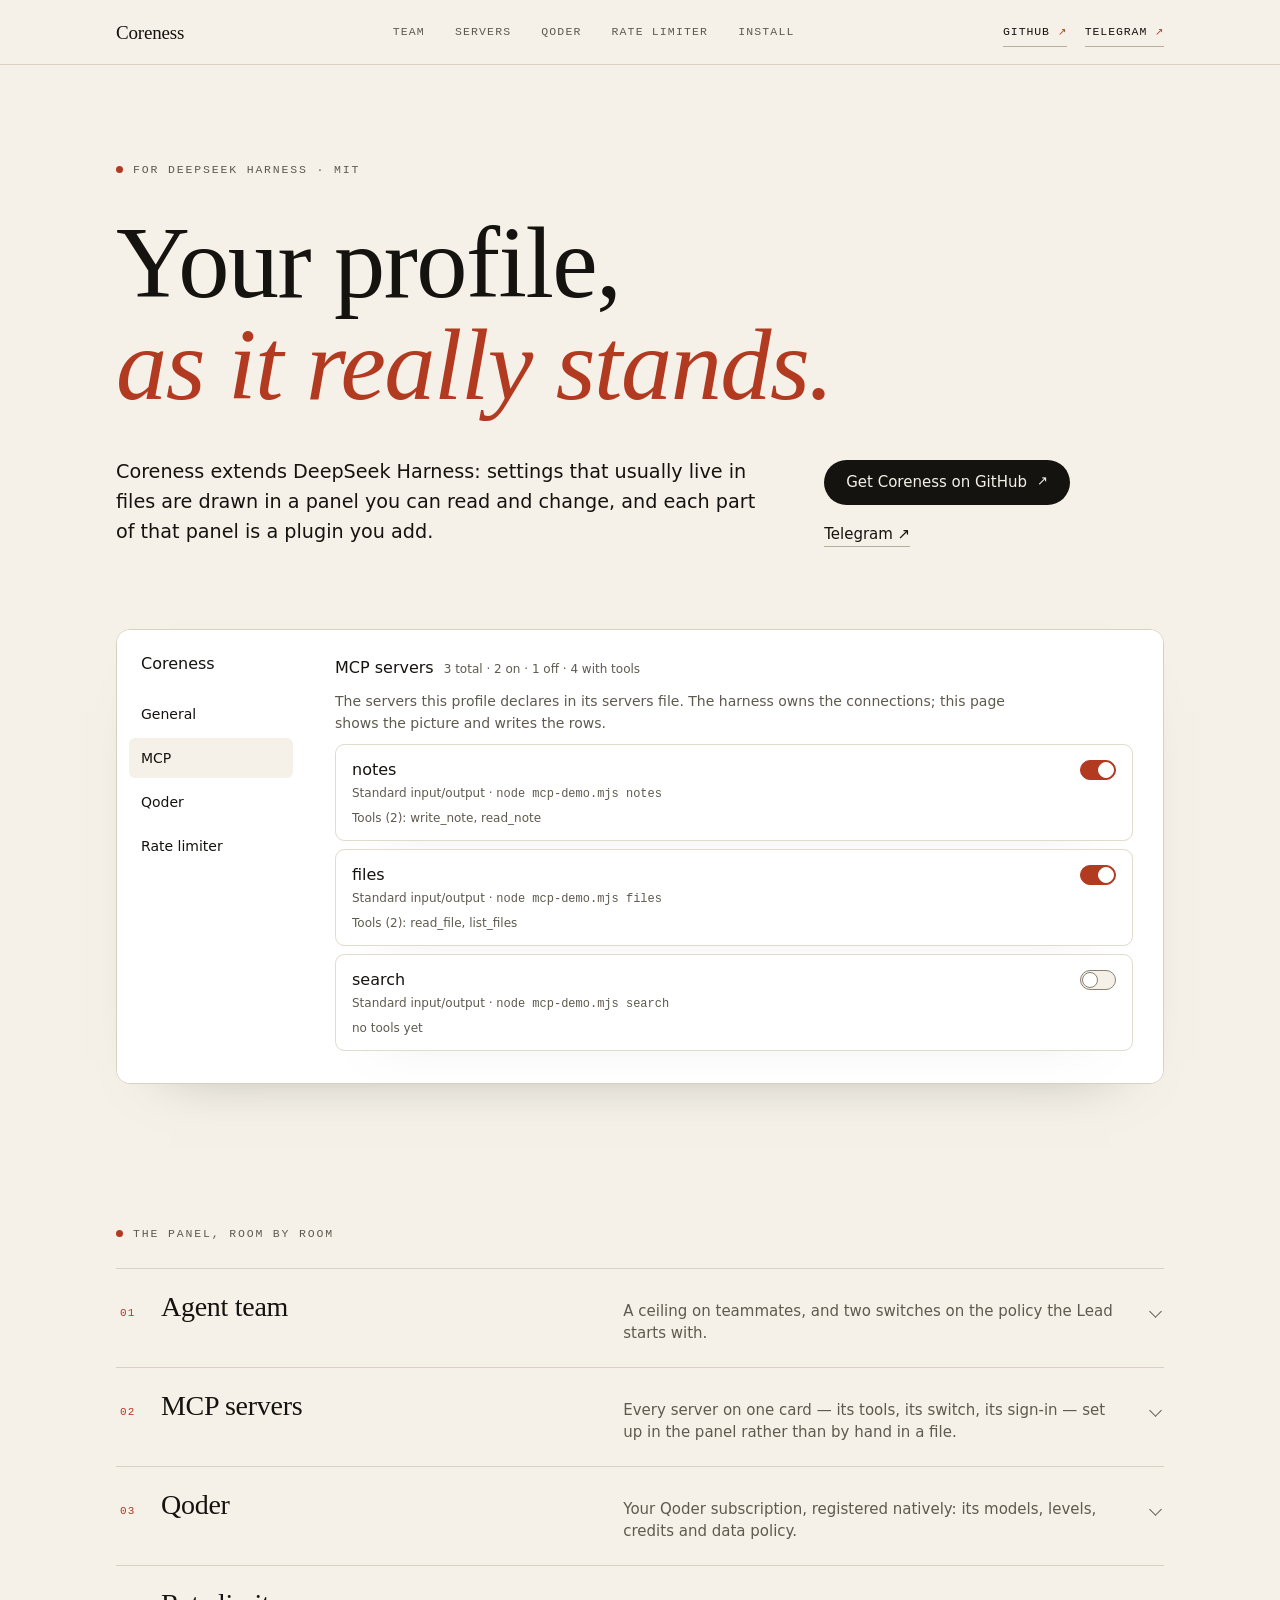
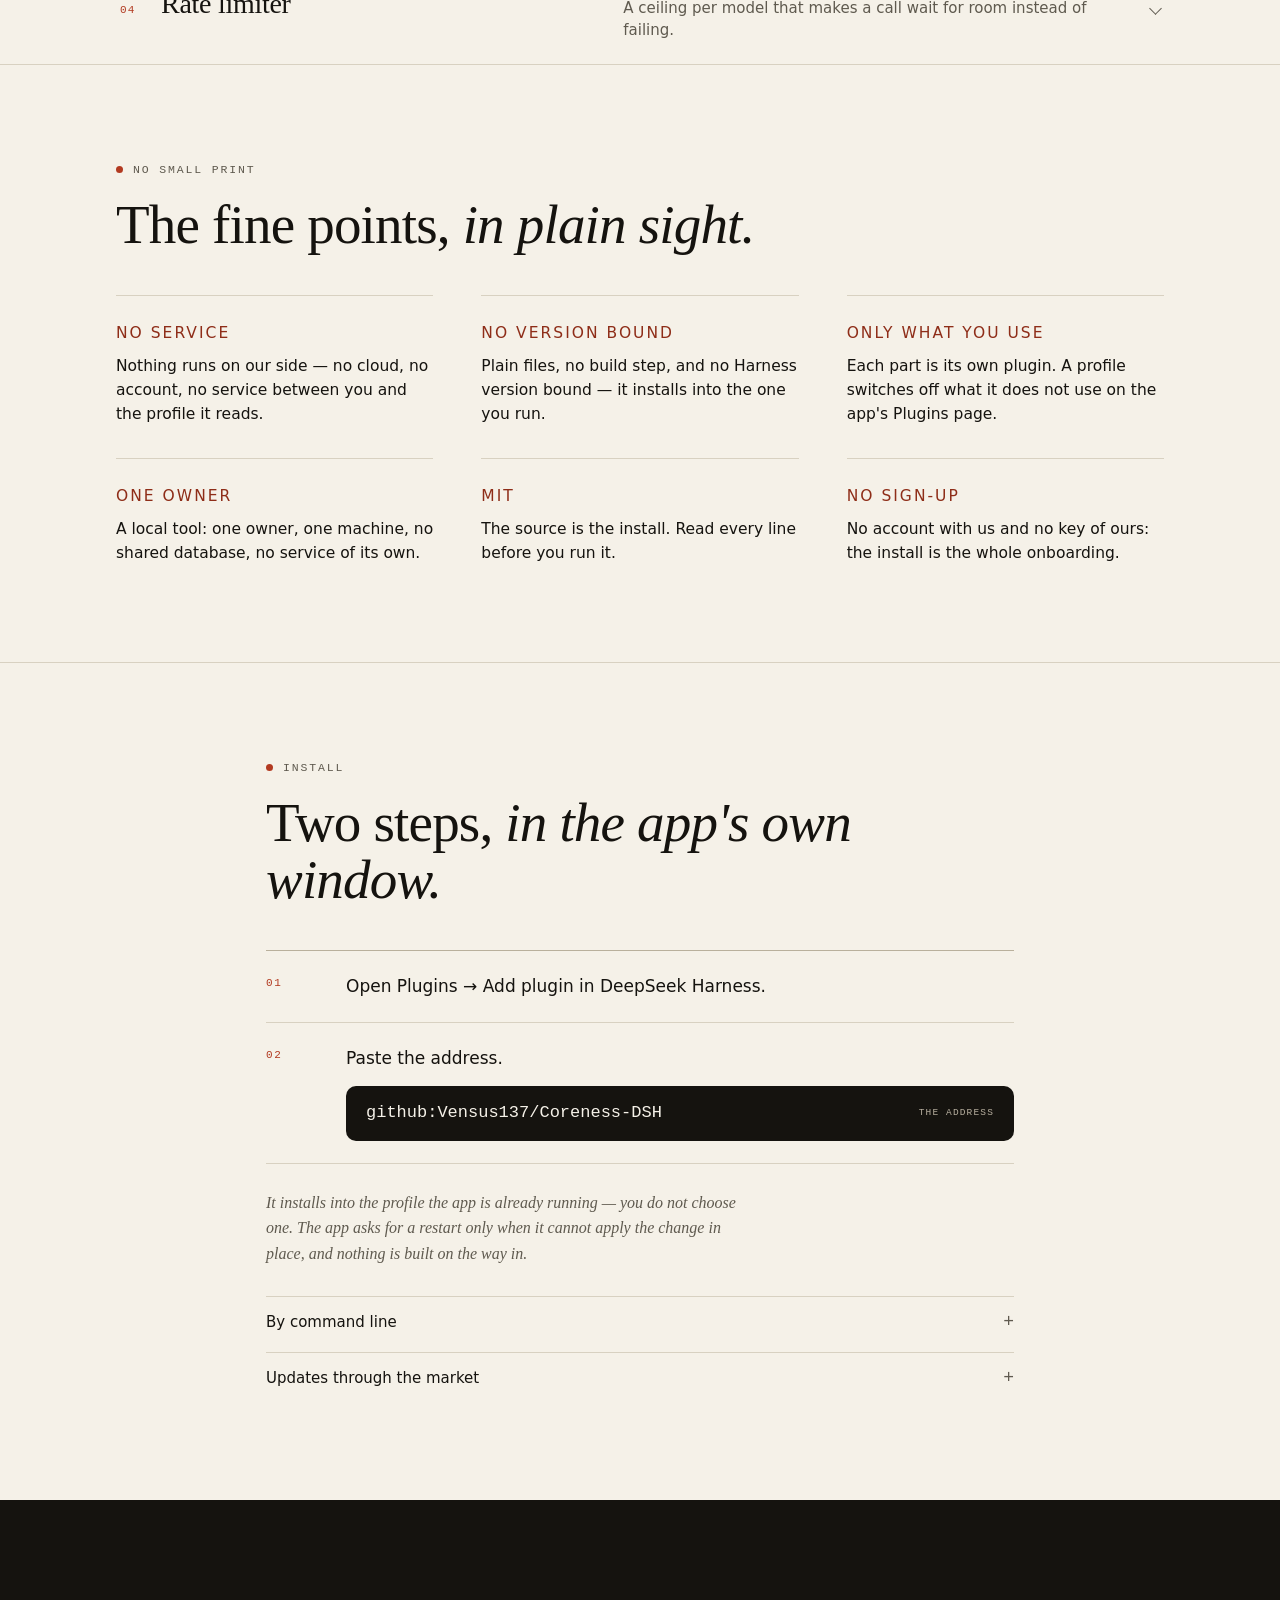
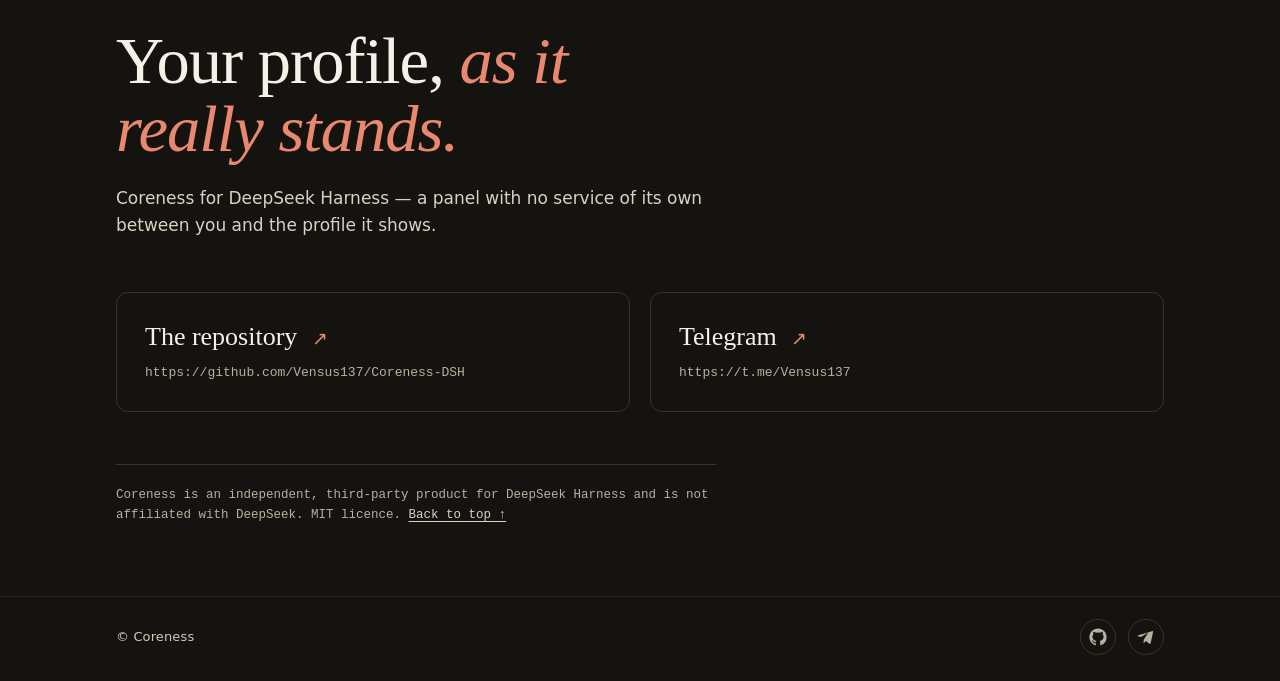
<file: index.html>
<!doctype html>
<html lang="en" class="no-js">
<head>
<meta charset="utf-8">
<meta name="viewport" content="width=device-width, initial-scale=1">
<title>Coreness — the panel for your DeepSeek Harness profile</title>
<meta name="description" content="Coreness is a third-party panel for DeepSeek Harness: MCP servers, the Qoder provider, rate limits and the Agent team — your profile drawn as one live picture you can act on.">
<meta name="color-scheme" content="light">
<meta name="theme-color" content="#F5F1E8">
<link rel="icon" href="favicon.svg" type="image/svg+xml">
<script>document.documentElement.className = 'js';</script>
<style>
:root{
  --paper:#F5F1E8;
  --paper-2:#EFE9DD;
  --paper-3:#FBF8F1;
  --ink:#15130F;
  --ink-2:#332E25;
  --muted:#5F5A4F;
  --rule:#D8D1C1;
  --rule-strong:#B9B09C;
  --accent:#B23A20;
  --accent-ink:#8E2D18;
  --accent-soft:#E8896F;
  --green-ink:#14713A;
  --red-ink:#9C3319;
  --white:#FFFFFF;
  --p-ink:#0F1115;
  --p-muted:#6B7078;
  --p-border:#E4E4E4;
  --p-border-strong:#D6D6D6;
  --p-pill:#EBEEF2;
  --p-track:#858B93;
  --serif:Georgia,"Iowan Old Style","Palatino Linotype","Book Antiqua","Times New Roman",serif;
  --sans:"Segoe UI",system-ui,-apple-system,"Helvetica Neue",Arial,"Noto Sans",sans-serif;
  --mono:"Cascadia Mono",Consolas,"SF Mono",Menlo,"Liberation Mono",monospace;
  --shell:1160px;
  --gutter:clamp(20px,4.4vw,56px);
}
*,*::before,*::after{box-sizing:border-box}
html{-webkit-text-size-adjust:100%;scroll-behavior:smooth}
@media (prefers-reduced-motion:reduce){html{scroll-behavior:auto}}
body{margin:0;background:var(--paper);color:var(--ink);font:400 17px/1.65 var(--sans);-webkit-font-smoothing:antialiased;text-rendering:optimizeLegibility}
img{max-width:100%;height:auto;display:block}
button{font:inherit;color:inherit}
a{color:inherit}
h1,h2,h3,p,ul,ol,dl,dd,figure{margin:0}
ul,ol{padding:0;list-style:none}
::selection{background:var(--accent);color:var(--paper)}
:focus-visible{outline:2px solid var(--accent);outline-offset:3px;border-radius:2px}
.dark :focus-visible,.close :focus-visible{outline-color:var(--accent-soft)}
.shell{width:100%;max-width:var(--shell);margin:0 auto;padding:0 var(--gutter)}
.sr{position:absolute;width:1px;height:1px;margin:-1px;padding:0;overflow:hidden;clip:rect(0 0 0 0);white-space:nowrap;border:0}
.sr:focus{position:fixed;top:14px;left:14px;width:auto;height:auto;margin:0;clip:auto;padding:10px 16px;background:var(--ink);color:var(--paper);border-radius:6px;z-index:100;font:500 13px/1.2 var(--sans);text-decoration:none}
[id]{scroll-margin-top:84px}

/* ---------- top bar ---------- */
.bar{position:sticky;top:0;z-index:50;background:var(--paper);border-bottom:1px solid var(--rule)}
.bar-in{display:flex;align-items:center;justify-content:space-between;gap:26px;height:64px}
.mark{display:inline-flex;align-items:center;gap:11px;text-decoration:none;font:400 19px/1 var(--serif);letter-spacing:-.01em}
.bar-nav{display:flex;gap:clamp(14px,2.4vw,30px)}
.bar-nav a{font:500 11.5px/1 var(--mono);letter-spacing:.1em;text-transform:uppercase;text-decoration:none;color:var(--muted);padding:8px 0;border-bottom:1px solid transparent;white-space:nowrap}
.bar-nav a:hover,.bar-nav a.is-current{color:var(--ink);border-bottom-color:var(--accent)}
.bar-links{display:flex;gap:18px}
.bar-links a{font:500 11.5px/1 var(--mono);letter-spacing:.08em;text-transform:uppercase;text-decoration:none;color:var(--ink);padding:8px 0;border-bottom:1px solid var(--rule-strong);white-space:nowrap}
.bar-links a:hover{color:var(--accent);border-bottom-color:var(--accent)}
.bar-links .arr{font-size:10px;color:var(--accent)}

/* ---------- type ---------- */
h1,h2{font-family:var(--serif);font-weight:400;letter-spacing:-.015em}
h1{margin-top:clamp(20px,3vw,34px);font-size:clamp(38px,8vw,116px);line-height:.99}
h1 em{font-style:italic;color:var(--accent)}
h2{font-size:clamp(31px,4.3vw,58px);line-height:1.04;margin-top:18px}
h2 em{font-style:italic}
.kicker{display:flex;align-items:flex-start;gap:10px;font:500 11.5px/1.5 var(--mono);letter-spacing:.16em;text-transform:uppercase;color:var(--muted)}
.kicker::before{content:"";width:7px;height:7px;border-radius:50%;background:var(--accent);flex:none;margin-top:.45em}
.num{display:flex;align-items:center;gap:14px;font:500 11.5px/1 var(--mono);letter-spacing:.16em;text-transform:uppercase;color:var(--muted)}
.num b{color:var(--accent);font-weight:500}
.num::after{content:"";flex:1;height:1px;background:var(--rule)}

/* ---------- hero ---------- */
.hero{padding:clamp(52px,7.5vw,100px) 0 clamp(26px,4vw,44px)}
.hero-grid{display:grid;grid-template-columns:minmax(0,1.45fr) minmax(0,.75fr);gap:clamp(28px,4vw,64px);align-items:end;margin-top:clamp(26px,4vw,42px)}
.lede{font-size:clamp(17px,1.5vw,20.5px);line-height:1.56;max-width:53ch}
.hero-cta{display:flex;flex-direction:column;gap:16px;align-items:flex-start}
.cta-row{display:flex;align-items:center;gap:22px;flex-wrap:wrap}
.btn{display:inline-flex;align-items:center;gap:10px;background:var(--ink);color:var(--paper);text-decoration:none;font:500 15px/1 var(--sans);padding:15px 22px;border-radius:999px;transition:background .2s ease,color .2s ease}
.btn:hover{background:var(--accent);color:var(--paper)}
.btn .arr{font-family:var(--mono);font-size:13px;transform:translateY(-1px)}
.textlink{font:500 15px/1 var(--sans);text-decoration:none;padding-bottom:4px;border-bottom:1px solid var(--rule-strong)}
.textlink:hover{color:var(--accent);border-bottom-color:var(--accent)}

/* ---------- panel reproduction ---------- */
.stage{padding-bottom:clamp(48px,6vw,84px)}
.rail-title{font:500 16px/1 var(--sans);letter-spacing:-.01em;color:var(--p-ink);padding:4px 10px 18px}
.rail-row{font:400 14px/1 var(--sans);color:#3B4048;padding:9px 10px;border-radius:9px;margin-bottom:2px}
.rail-row.is-active{background:var(--p-pill);color:var(--p-ink);font-weight:500}
.caption{margin-top:14px;font:italic 400 15px/1.55 var(--serif);color:var(--muted);max-width:62ch}
.caption b{font-weight:400;color:var(--ink);font-style:normal;font-family:var(--mono);font-size:.86em;letter-spacing:.02em}

/* ---------- index ---------- */

/* ---------- chapters ---------- */
.chapter-grid{display:grid;grid-template-columns:minmax(0,.95fr) minmax(0,1.05fr);gap:clamp(30px,5vw,72px);align-items:start}
.chapter p{margin-top:18px;font-size:17px;line-height:1.68;max-width:60ch}
.chapter p:first-of-type{margin-top:22px}
.chapter-note{margin-top:30px;padding-left:18px;border-left:2px solid var(--accent);font:italic 400 16.5px/1.55 var(--serif);color:var(--muted);max-width:54ch}
.wide-head{max-width:780px}

/* ---------- band ---------- */
.band{background:var(--paper-2);border-top:1px solid var(--rule);border-bottom:1px solid var(--rule);padding:clamp(48px,7vw,92px) 0}
.band h2{max-width:22ch}
.band-grid{display:grid;grid-template-columns:minmax(0,1fr) minmax(96px,150px) minmax(0,1fr) minmax(96px,150px) minmax(0,1fr);gap:18px;align-items:start;margin-top:clamp(30px,4vw,46px)}
.band-label{font:500 11px/1.4 var(--mono);letter-spacing:.14em;text-transform:uppercase;color:var(--muted)}
.band-text{margin-top:10px;font:400 16.5px/1.5 var(--sans);max-width:26ch}
.band-arrow{position:relative;margin-top:34px;display:flex;flex-direction:column;align-items:center;gap:9px}
.band-arrow::before{content:"";display:block;width:100%;height:1px;background:var(--rule-strong)}
.band-arrow::after{content:"";position:absolute;right:0;top:-4px;width:8px;height:8px;border-top:1.5px solid var(--rule-strong);border-right:1.5px solid var(--rule-strong);transform:rotate(45deg)}
.band-word{font:500 10px/1.35 var(--mono);letter-spacing:.1em;text-transform:uppercase;color:var(--muted);text-align:center}
.band-note{margin-top:clamp(28px,4vw,42px);max-width:74ch;font:italic 400 16.5px/1.6 var(--serif);color:var(--muted)}

/* ---------- qoder spec ---------- */
.spec-label{font:500 11px/1 var(--mono);letter-spacing:.14em;text-transform:uppercase;color:var(--accent);margin-bottom:14px}
.spec{border-top:1px solid var(--rule-strong)}
.spec-row{display:grid;grid-template-columns:132px minmax(0,1fr);gap:20px;padding:14px 0;border-bottom:1px solid var(--rule)}
.spec-key{font:500 11px/1.7 var(--mono);letter-spacing:.13em;text-transform:uppercase;color:var(--muted)}
.spec-val{font:400 15.5px/1.55 var(--sans)}
.spec-val b{font-weight:500}

/* ---------- gate instrument ---------- */
.gate{margin-top:clamp(30px,4vw,40px);background:#fff;border:1px solid #DCD5C6;border-radius:16px;padding:clamp(18px,2.4vw,28px);box-shadow:0 30px 60px -58px rgba(21,19,15,.55)}
.gate-top{display:flex;align-items:center;gap:12px;font:500 11px/1 var(--mono);letter-spacing:.12em;text-transform:uppercase;color:var(--muted)}
.gate-tag{padding:4px 8px;border:1px solid var(--rule);border-radius:999px}
.gate-clock{margin-left:auto;font-variant-numeric:tabular-nums}
.gate-btn{background:none;border:0;padding:4px 0;cursor:pointer;font:500 11px/1 var(--mono);letter-spacing:.12em;text-transform:uppercase;color:var(--accent);text-decoration:underline;text-underline-offset:3px}
.gate-gauge{margin-top:24px}
.gate-gauge-head{display:flex;justify-content:space-between;gap:12px;font:500 13px/1.4 var(--sans);color:var(--ink-2)}
.gate-gauge-head b{font-weight:500}
.gate-gauge-head .muted{color:var(--p-muted);font-weight:400}
.gate-track{height:12px;border-radius:999px;background:#EDE7DB;margin-top:9px;overflow:hidden}
.gate-fill{height:100%;width:72%;border-radius:999px;background:var(--ink);transition:width .3s linear}
.gate-lane{display:flex;align-items:center;gap:14px;margin-top:14px;border-top:1px solid #EFEBE1;padding-top:13px;min-height:24px}
.gate-label{width:78px;flex:none;font:500 10px/1 var(--mono);letter-spacing:.12em;text-transform:uppercase;color:var(--p-muted)}
.gate-dots{display:flex;flex-wrap:wrap;align-items:center;gap:6px;min-height:14px}
.dot{width:13px;height:13px;border-radius:50%;background:var(--p-ink)}
.gate-chips{display:flex;flex-wrap:wrap;gap:7px}
.chip{display:inline-flex;align-items:center;gap:8px;border:1px solid #DCD5C6;border-radius:999px;padding:4px 10px;background:var(--paper-3);font:400 12px/1 var(--sans)}
.chip-name{font-weight:500}
.chip-wait{font:400 10.5px/1 var(--mono);color:var(--muted);font-variant-numeric:tabular-nums}
.gate-empty{font:italic 400 14px/1.4 var(--serif);color:var(--muted)}
.gate-foot{display:flex;justify-content:space-between;gap:16px;margin-top:12px;border-top:1px solid #EFEBE1;padding-top:11px;font:400 12px/1.4 var(--mono);color:var(--muted)}
.gate-flash{color:var(--accent-ink);font-weight:500;text-align:right}
.gate .caption{margin-top:18px}
.glossary{display:grid;grid-template-columns:repeat(4,minmax(0,1fr));gap:16px 28px;margin-top:28px}
.glossary div{border-top:1px solid var(--rule);padding-top:10px}
.glossary dt{font:500 10px/1.5 var(--mono);letter-spacing:.12em;text-transform:uppercase;color:var(--accent-ink)}
.glossary dd{margin:5px 0 0;font:400 13.5px/1.5 var(--sans);color:var(--muted)}

/* ---------- team policy diagram ---------- */
.policy{display:grid;grid-template-columns:minmax(0,1fr) 38px minmax(0,1fr);gap:10px;align-items:stretch}
.policy-box{border:1px solid var(--rule);border-radius:11px;padding:16px;background:var(--paper-3)}
.policy-label{font:500 10px/1.4 var(--mono);letter-spacing:.12em;text-transform:uppercase;color:var(--muted);margin-bottom:14px;min-height:2.8em}
.bars{display:flex;flex-direction:column;gap:7px}
.bars span{height:7px;border-radius:4px;background:#DFD8C8}
.bars .w90{width:90%}.bars .w96{width:96%}.bars .w72{width:72%}.bars .w84{width:84%}.bars .w64{width:64%}
.policy-sentence{margin-top:14px;padding:9px 11px;border:1px dashed var(--accent);border-radius:6px;font:italic 400 13.5px/1.45 var(--serif);color:var(--accent-ink)}
.policy-repl{margin-top:11px;padding:11px 12px;border:1px solid var(--accent);border-radius:6px;background:#FBEDE7;font:italic 400 14px/1.45 var(--serif)}
.policy-repl--2{margin-top:7px;border-color:var(--rule-strong);background:transparent;font-size:13.5px}
.policy-swap{display:flex;align-items:center;justify-content:center;font:400 20px/1 var(--mono);color:var(--accent)}
.policy-caption{grid-column:1 / -1;margin-top:16px}

/* ---------- the hand ---------- */

/* ---------- receipts ---------- */
.receipts{padding:clamp(52px,7.5vw,104px) 0;border-top:1px solid var(--rule)}
.receipts-head{max-width:760px}
.receipts-grid{display:grid;grid-template-columns:repeat(3,minmax(0,1fr));gap:clamp(22px,3vw,32px) clamp(24px,4vw,48px);margin-top:clamp(28px,4vw,42px)}
.receipt{border-top:1px solid var(--rule);padding-top:16px}
.receipt-key{font:500 10.5px/1.5 var(--mono);letter-spacing:.13em;text-transform:uppercase;color:var(--accent-ink)}
.receipt p{margin-top:9px;font:400 15.5px/1.55 var(--sans);max-width:40ch}

/* ---------- install ---------- */
.install{padding:clamp(52px,7.5vw,104px) 0;border-top:1px solid var(--rule)}
.install-inner{max-width:860px}
.steps{margin-top:clamp(28px,4vw,42px);border-top:1px solid var(--rule-strong)}
.step{display:grid;grid-template-columns:58px minmax(0,1fr);gap:22px;padding:22px 0;border-bottom:1px solid var(--rule)}
.step-n{font:500 11px/1.9 var(--mono);letter-spacing:.14em;color:var(--accent)}
.step-body{font:400 17px/1.6 var(--sans)}
.step-body b{font-weight:500}
.code{margin-top:13px;display:flex;align-items:center;justify-content:space-between;gap:16px;background:var(--ink);color:var(--paper);border-radius:10px;padding:16px 20px;font:400 clamp(13px,1.5vw,17px)/1.35 var(--mono);word-break:break-all}
.code .tag{flex:none;font:500 9.5px/1 var(--mono);letter-spacing:.12em;text-transform:uppercase;color:#B8B0A0}
.install-note{margin-top:26px;font:italic 400 16px/1.6 var(--serif);color:var(--muted);max-width:62ch}
.install details{margin-top:4px;border-top:1px solid var(--rule);padding:15px 0}
.install details:first-of-type{margin-top:30px}
summary{display:flex;justify-content:space-between;align-items:baseline;gap:16px;cursor:pointer;list-style:none;font:500 15px/1.4 var(--sans)}
summary::-webkit-details-marker{display:none}
summary::after{content:"+";font:400 18px/1 var(--mono);color:var(--muted)}
.install details[open] summary::after{content:"–"}
.details-body{padding-top:14px;font:400 15px/1.65 var(--sans);color:var(--ink-2);max-width:72ch}
.details-body p+p{margin-top:10px}
.details-body code{font:400 13px/1.5 var(--mono);background:#E9E2D4;padding:2px 6px;border-radius:4px;word-break:break-all}
.details-body .url{font:400 13px/1.5 var(--mono);word-break:break-all}

/* ---------- close ---------- */
.close{background:var(--ink);color:var(--paper);padding:clamp(60px,8.5vw,116px) 0 clamp(40px,5.5vw,72px)}
.close h2{font-size:clamp(33px,5.2vw,70px);max-width:17ch;line-height:1.02}
.close h2 em{color:var(--accent-soft)}
.close-lede{margin-top:22px;font:400 17px/1.62 var(--sans);color:#D8D2C4;max-width:58ch}
.close-links{display:grid;grid-template-columns:repeat(2,minmax(0,1fr));gap:clamp(12px,2vw,20px);margin-top:clamp(34px,5vw,52px)}
.link-card{display:block;text-decoration:none;border:1px solid #3A352C;border-radius:12px;padding:clamp(18px,2.4vw,28px);transition:border-color .2s ease,background .2s ease}
.link-card:hover{border-color:var(--accent-soft);background:#1D1A16}
.link-name{font:400 clamp(20px,2.2vw,26px)/1.2 var(--serif)}
.link-name .arr{font:400 .72em/1 var(--mono);color:var(--accent-soft);margin-left:8px}
.link-url{display:block;margin-top:10px;font:400 13px/1.5 var(--mono);color:#B8B0A0;word-break:break-all}
.close-fine{margin-top:clamp(34px,5vw,52px);padding-top:20px;border-top:1px solid #3A352C;font:400 12.5px/1.65 var(--mono);color:#B8B0A0;max-width:80ch}
.close-fine a{color:#D8D2C4;text-underline-offset:3px}

/* ---------- footer ---------- */
.foot{background:var(--ink);color:#B8B0A0;border-top:1px solid #2B2721;padding:22px 0 26px}
.foot-in{display:flex;justify-content:space-between;align-items:baseline;gap:18px;font:400 12px/1.7 var(--mono)}
.foot-in a{color:#D8D2C4;text-decoration:none;border-bottom:1px solid #4A4438}
.foot-in a:hover{color:var(--paper);border-bottom-color:var(--accent-soft)}

/* ---------- reveal ---------- */
.reveal{opacity:1;transform:none}
@media (prefers-reduced-motion:no-preference){
  .js .reveal{transition:opacity .8s cubic-bezier(.22,.61,.36,1),transform .8s cubic-bezier(.22,.61,.36,1);transition-delay:calc(var(--i,0)*70ms)}
  .js .reveal:not(.is-in){opacity:0;transform:translateY(16px)}
}

/* ---------- responsive ---------- */
@media (max-width:1080px){
  .bar-nav{display:none}
  .hero-grid{grid-template-columns:minmax(0,1fr);gap:30px}
  .hero-cta{flex-direction:row;align-items:center;flex-wrap:wrap;gap:20px}
  .hero-cta .note{width:100%}
  .chapter-grid{grid-template-columns:minmax(0,1fr);gap:36px}
  .chapter-text{max-width:640px}
  .band-grid{grid-template-columns:minmax(0,1fr);gap:0}
  .band-arrow{margin:18px 0;width:60px}
  .band-arrow::before{display:none}
  .band-arrow::after{content:"↓";border:0;transform:none;position:static;font:400 16px/1 var(--mono);color:var(--rule-strong);width:auto;height:auto}
  .band-word{position:static;display:block}
  .band-text{max-width:none}
  .receipts-grid{grid-template-columns:repeat(2,minmax(0,1fr))}
  .glossary{grid-template-columns:repeat(2,minmax(0,1fr))}
}
@media (max-width:760px){
  body{font-size:16px}
  .bar-in{height:56px;gap:14px}
  .mark{font-size:17px}
  .bar-links{gap:14px}
  .bar-links a{font-size:10.5px}
  .chapter p{font-size:16px}
  .close-links{grid-template-columns:minmax(0,1fr)}
  .close h2{font-size:clamp(32px,9.5vw,48px)}
  .receipts-grid{grid-template-columns:minmax(0,1fr)}
  .glossary{grid-template-columns:minmax(0,1fr)}
  .policy{grid-template-columns:minmax(0,1fr)}
  .policy-swap{height:30px;transform:rotate(90deg)}
  .gate-foot{flex-direction:column;gap:6px}
  .gate-flash{text-align:left}
  .foot-in{flex-direction:column;gap:10px}
  h1{font-size:clamp(36px,11.2vw,52px)}
}
@media (max-width:420px){
  .kicker{font-size:10.5px;letter-spacing:.12em}
  .code{flex-direction:column;align-items:flex-start;gap:8px}
  .cta-row{width:100%;justify-content:center}
  .btn{width:100%;justify-content:center}
  .textlink{width:auto;text-align:center}
}
.demo{--coreness-bg:#fff;--coreness-surface:#fff;--coreness-surface-2:#F5F1E8;--coreness-line:#E2DACB;--coreness-control-line:#8A8174;--coreness-text:#15130F;--coreness-muted:#5F5A4F;--coreness-accent:var(--accent);--coreness-radius:12px;--coreness-font:var(--sans);--coreness-mono:var(--mono);--coreness-shadow:0 22px 50px -46px rgba(21,19,15,.55);margin-top:clamp(24px,3.4vw,38px);border:1px solid var(--rule);border-radius:14px;overflow:hidden;background:#fff;box-shadow:0 28px 60px -54px rgba(21,19,15,.5)}
.stage-noscript{margin-top:16px}
.foot-in{align-items:center}
.foot-owner{margin:0;font:400 13px/1.6 var(--sans);letter-spacing:.01em;color:#D2CBBB}
.foot-links{display:flex;gap:12px}
.foot-links a{display:inline-flex;align-items:center;justify-content:center;width:36px;height:36px;border:1px solid #3A352C;border-radius:999px;color:#B8B0A0}
.foot-links a:hover,.foot-links a:focus-visible{color:var(--paper);border-color:var(--accent-soft)}
.rooms{margin:clamp(34px,5vw,64px) 0 0}
.rooms-list{margin-top:clamp(18px,3vw,26px);border-top:1px solid var(--rule)}
.room{border-bottom:1px solid var(--rule)}
.room:last-child{border-bottom:0}
.room-head{display:grid;grid-template-columns:auto minmax(0,1fr) minmax(0,1.15fr) auto;align-items:baseline;gap:clamp(12px,2vw,26px);padding:22px 4px;cursor:pointer;list-style:none}
.room-head::-webkit-details-marker{display:none}
.room-head .n{font:500 11px/1.4 var(--mono);letter-spacing:.1em;color:var(--accent)}
.room-head .name{font:400 clamp(21px,2.4vw,28px)/1.15 var(--serif);letter-spacing:-.01em;color:var(--ink);transition:color .18s ease}
.room-head .desc{font:400 15px/1.5 var(--sans);color:var(--muted);min-height:3em}
.room-head .mark{width:9px;height:9px;border-right:1.5px solid var(--muted);border-bottom:1.5px solid var(--muted);transform:rotate(45deg);transition:transform .2s ease;margin-bottom:3px}
.room[open] .room-head .mark{transform:rotate(-135deg)}
.room-head:hover .name{color:var(--accent)}
.room-head:focus-visible{outline:2px solid var(--accent);outline-offset:3px}
.room-head::after{content:none}
.room-body{padding:clamp(10px,1.6vw,20px) 0 clamp(34px,5vw,58px)}
@media (max-width:760px){
  .room-head{grid-template-columns:auto minmax(0,1fr) auto;row-gap:6px}
  .room-head .desc{grid-column:1/-1}
}
.room{scroll-margin-top:96px}
.band-in-room{margin-top:clamp(34px,5vw,54px);padding-top:clamp(30px,4vw,44px);border-top:1px solid var(--rule)}
@media (max-width:760px){
  .room-head{display:flex;flex-wrap:wrap;align-items:baseline;gap:6px 14px}
  .room-head .n{order:1}
  .room-head .name{order:2;flex:1}
  .room-head .mark{order:3;margin-bottom:2px}
  .room-head .desc{order:4;flex-basis:100%}
}.cmd{display:flex;align-items:baseline;gap:10px;margin:14px 0;padding:13px 15px;background:var(--paper-2);border:1px solid var(--rule);border-radius:8px;font:400 13px/1.6 var(--mono);color:var(--ink-2);overflow-x:auto}
.cmd-prompt{color:var(--accent);flex:none}
.cmd code{font:inherit;background:none;padding:0;border-radius:0;word-break:normal;white-space:nowrap}
.room-body .chapter-grid > :last-child{margin-top:10px}
.room-body strong{font-weight:600;color:var(--ink)}
</style>
<noscript><style>.gate-btn{display:none}</style></noscript>
  <link rel="stylesheet" href="demo/demo.css">
</head>
<body>
<a class="sr" href="#main">Skip to content</a>

<header class="bar">
  <div class="shell bar-in">
    <a class="mark" href="#top">Coreness</a>
    <nav class="bar-nav" aria-label="Sections">
      <a href="#team">Team</a>
      <a href="#mcp">Servers</a>
      <a href="#qoder">Qoder</a>
      <a href="#limits">Rate limiter</a>
      <a href="#install">Install</a>
    </nav>
    <div class="bar-links">
      <a href="https://github.com/Vensus137/Coreness-DSH" target="_blank" rel="noopener">GitHub <span class="arr" aria-hidden="true">↗</span></a>
      <a href="https://t.me/Vensus137" target="_blank" rel="noopener">Telegram <span class="arr" aria-hidden="true">↗</span></a>
    </div>
  </div>
</header>

<main id="main">
  <section class="hero" id="top" aria-labelledby="hero-h">
    <div class="shell">
      <p class="kicker">For DeepSeek Harness · MIT</p>
      <h1 id="hero-h">Your profile,<br><em>as it really stands.</em></h1>
      <div class="hero-grid reveal">
        <p class="lede">Coreness extends DeepSeek Harness: settings that usually live in files are drawn in a panel you can read and change, and each part of that panel is a plugin you add.</p>
        <div class="hero-cta">
          <div class="cta-row">
            <a class="btn" href="https://github.com/Vensus137/Coreness-DSH" target="_blank" rel="noopener">Get Coreness on GitHub <span class="arr" aria-hidden="true">↗</span></a>
            <a class="textlink" href="https://t.me/Vensus137" target="_blank" rel="noopener">Telegram <span aria-hidden="true">↗</span></a>
          </div>
        </div>
      </div>
    </div>
  </section>

  <section class="stage" aria-label="A reproduction of the Coreness panel, drawn in this page">
    <div class="shell">
      <div class="demo">
        <div data-coreness-demo></div>
      </div>
      <noscript><p class="caption stage-noscript">The panel is drawn by a script. Without one this page keeps its text and its links.</p></noscript>
    </div>
  </section>

  <section class="rooms" aria-labelledby="rooms-h">
    <div class="shell">
      <p class="kicker" id="rooms-h">The panel, room by room</p>
      <div class="rooms-list">
        <details class="room" id="team" name="room">
          <summary class="room-head">
            <span class="n">01</span>
            <span class="name">Agent team</span>
            <span class="desc">A ceiling on teammates, and two switches on the policy the Lead starts with.</span>
            <span class="mark" aria-hidden="true"></span>
          </summary>
          <div class="room-body">
<div class="chapter-grid">
  <div class="chapter-text">
        <h2 id="team-h">More hands, <em>and a second pair of eyes.</em></h2>
    <p>The ceiling decides how many teammates a session may carry. The first switch hands the Lead the product's paragraph on leading a team: it takes the place of one sentence in what the harness tells it, and every other line stays as written.</p>
    <p>The second adds the <strong>review pass</strong>: a fresh reviewer holds each round of work against the spec, asks what is weak, what is extra and what is missing — and edits nothing. The Lead decides where to call one, and a small task needs none.</p>
    <p class="chapter-note">The team is the harness's; Coreness sets the ceiling and the two switches, and reports what its patch did.</p>
  </div>
  <figure class="policy" style="--i:1">
    <div class="policy-box">
      <p class="policy-label">The harness's policy</p>
      <div class="bars" aria-hidden="true"><span class="w96"></span><span class="w88" style="width:88%"></span><span class="w72"></span><span class="w90"></span></div>
      <p class="policy-sentence">its last sentence — the one that tells the Lead to wait</p>
    </div>
    <div class="policy-swap" aria-hidden="true">→</div>
    <div class="policy-box">
      <p class="policy-label">The Lead's policy, on</p>
      <div class="bars" aria-hidden="true"><span class="w96"></span><span class="w72"></span><span class="w90"></span><span class="w84"></span></div>
      <p class="policy-repl">the product's paragraph</p>
      <p class="policy-repl policy-repl--2">+ the review pass</p>
    </div>
    <figcaption class="caption policy-caption">Every other line of the harness's policy stays. The product's paragraph takes the place of the last sentence; the review pass follows it. The switches apply from the session's next step.</figcaption>
  </figure>
</div>

          </div>
        </details>
        <details class="room" id="mcp" name="room">
          <summary class="room-head">
            <span class="n">02</span>
            <span class="name">MCP servers</span>
            <span class="desc">Every server on one card — its tools, its switch, its sign-in — set up in the panel rather than by hand in a file.</span>
            <span class="mark" aria-hidden="true"></span>
          </summary>
          <div class="room-body">
<div class="wide-head">
    <h2 id="mcp-h">Your MCP servers, <em>without the fiddling.</em></h2>
  <p>One card per server: the transport, the command or address, the environment it needs and the tools the harness found — read from the profile, so what you see is what runs.</p>
  <p><strong>The switch is the whole edit.</strong> Turning a server on writes the row into the profile itself, not a copy; the harness owns the connection, and the card shows what the save left behind — if the read-back disagrees, it says <strong>Not saved</strong>.</p>
  <p>A server behind OAuth is <strong>signed in from its card</strong>: the token goes in as a credential reference, not a value.</p>
  <p class="chapter-note">The harness's Plugins page cannot edit these rows. This panel is their editor.</p>
</div>

<div class="band-head">
  <div class="band-in-room">
<p class="kicker">How a server switch lands</p>
  <h2 id="band-h">The panel writes the row. <em>The harness makes it real.</em></h2>
</div>
<div class="band-grid">
  <div class="band-node">
    <p class="band-label">The panel</p>
    <p class="band-text">One card, one switch, one press.</p>
  </div>
  <div class="band-arrow" aria-hidden="true"><span class="band-word">writes the row</span></div>
  <div class="band-node">
    <p class="band-label">The profile</p>
    <p class="band-text">The servers file, its rows — and the tree the panel reads back.</p>
  </div>
  <div class="band-arrow" aria-hidden="true"><span class="band-word">the harness reads it</span></div>
  <div class="band-node">
    <p class="band-label">The harness</p>
    <p class="band-text">The connection, its state, the tools. Not ours.</p>
  </div>
</div>

</div>
          </div>
        </details>
        <details class="room" id="qoder" name="room">
          <summary class="room-head">
            <span class="n">03</span>
            <span class="name">Qoder</span>
            <span class="desc">Your Qoder subscription, registered natively: its models, levels, credits and data policy.</span>
            <span class="mark" aria-hidden="true"></span>
          </summary>
          <div class="room-body">
<div class="chapter-grid">
<div class="chapter-text">
    <h2 id="qoder-h">Your Qoder plan, <em>plugged in.</em></h2>
  <p><strong>Qoder is its own product, with its own subscription — not ours.</strong> Coreness registers it as a provider, so the plan you already pay for serves the agent here: paste the token once and it goes into the harness's credential store — never a config file, never a log.</p>
  <p><strong>Both regions work out of the box</strong> — global and China; the one that answers is kept, and a region can be pinned. Your account's models arrive with their reasoning levels, as Qoder publishes them.</p>
  <p><strong>The spend stays in sight:</strong> credits and campaigns are read while the panel runs, sharing is one press away, and Qoder's web search is a switch — off until you turn it on.</p>
  <p class="chapter-note">A failed read says what failed. No stand-in value is drawn under it.</p>
</div>
<div style="--i:1">
  <p class="spec-label">On the Qoder page</p>
  <div class="spec" role="table" aria-label="What the Qoder section holds">
    <div class="spec-row" role="row"><span class="spec-key" role="rowheader">Token</span><span class="spec-val" role="cell">One credential reference, resolved on every call.</span></div>
    <div class="spec-row" role="row"><span class="spec-key" role="rowheader">Models</span><span class="spec-val" role="cell">Your account's, with their reasoning levels and output budget.</span></div>
    <div class="spec-row" role="row"><span class="spec-key" role="rowheader">Regions</span><span class="spec-val" role="cell">Global or China: the exchange decides, a pin overrides.</span></div>
    <div class="spec-row" role="row"><span class="spec-key" role="rowheader">Credits</span><span class="spec-val" role="cell">Balance and campaigns, read while the panel runs.</span></div>
    <div class="spec-row" role="row"><span class="spec-key" role="rowheader">Sharing</span><span class="spec-val" role="cell">Read from the account; one press to stop where the plan allows.</span></div>
    <div class="spec-row" role="row"><span class="spec-key" role="rowheader">Search</span><span class="spec-val" role="cell">Qoder web search and fetch: one switch, off by default.</span></div>
  </div>
  <p class="caption">What the Qoder page holds.</p>
</div>

          </div>
</div>
        </details>
        <details class="room" id="limits" name="room">
          <summary class="room-head">
            <span class="n">04</span>
            <span class="name">Rate limiter</span>
            <span class="desc">A ceiling per model that makes a call wait for room instead of failing.</span>
            <span class="mark" aria-hidden="true"></span>
          </summary>
          <div class="room-body">
<div class="wide-head">
    <h2 id="limits-h">A limit that <em>waits, not refuses.</em></h2>
  <p><strong>Set a ceiling in tokens per minute</strong> and calls that would cross it wait their turn instead of failing: the gate holds a queue and lets the call at its head through as room appears.</p>
  <p>Past the longest wait the call goes anyway, marked <b>forced</b> — a full window is a delay with a name, not a hung turn. Nothing is limited until you set a limit; everything else passes through untouched.</p>
  <p>The counters say their own scope: this run alone. A reload keeps them, a restart wipes them, and spend elsewhere is not counted.</p>
</div>
<figure class="gate" data-gate>
  <div class="gate-top">
    <span class="gate-tag">Illustrative</span>
    <span>The window</span>
    <span class="gate-clock" data-clock>t+30 s</span>
    <button class="gate-btn" type="button" data-gate-toggle>Pause</button>
  </div>
  <div class="gate-gauge">
    <div class="gate-gauge-head"><span>tokens in the last 60 s</span><span><b data-used>86k</b> <span class="muted">/ 120k</span></span></div>
    <div class="gate-track"><div class="gate-fill" data-gauge></div></div>
  </div>
  <div class="gate-lane">
    <span class="gate-label">Admitted</span>
    <div class="gate-dots" data-admitted></div>
  </div>
  <div class="gate-lane">
    <span class="gate-label">Queue</span>
    <div class="gate-chips" data-queue></div>
  </div>
  <div class="gate-foot">
    <span data-stats>admitted 3 · queued 1 · forced 0</span>
    <span class="gate-flash" data-flash></span>
  </div>
  <figcaption class="caption">A demonstration of how the gate behaves, not a reading of your profile.</figcaption>
</figure>
<dl class="glossary">
  <div><dt>Window</dt><dd>60 s — the stretch the ceiling is counted over.</dd></div>
  <div><dt>Longest wait</dt><dd>60 s — how long a call may be held before it goes forced.</dd></div>
  <div><dt>Caution</dt><dd>0.9 — the share of the ceiling the gate runs at.</dd></div>
  <div><dt>Ceiling</dt><dd>Tokens per minute, declared per provider and model.</dd></div>
</dl>
<p class="caption">The defaults; each one is set on the Rate limiter page.</p>

          </div>
        </details>
      </div>
    </div>
  </section>

  <section class="receipts" aria-labelledby="receipts-h">
    <div class="shell">
      <div class="receipts-head reveal">
        <p class="kicker">No small print</p>
        <h2 id="receipts-h">The fine points, <em>in plain sight.</em></h2>
      </div>
      <div class="receipts-grid">
        <div class="receipt reveal" style="--i:0"><p class="receipt-key">No service</p><p>Nothing runs on our side — no cloud, no account, no service between you and the profile it reads.</p></div>
        <div class="receipt reveal" style="--i:1"><p class="receipt-key">No version bound</p><p>Plain files, no build step, and no Harness version bound — it installs into the one you run.</p></div>
        <div class="receipt reveal" style="--i:2"><p class="receipt-key">Only what you use</p><p>Each part is its own plugin. A profile switches off what it does not use on the app's Plugins page.</p></div>
        <div class="receipt reveal" style="--i:3"><p class="receipt-key">One owner</p><p>A local tool: one owner, one machine, no shared database, no service of its own.</p></div>
        <div class="receipt reveal" style="--i:4"><p class="receipt-key">MIT</p><p>The source is the install. Read every line before you run it.</p></div>
        <div class="receipt reveal" style="--i:5"><p class="receipt-key">No sign-up</p><p>No account with us and no key of ours: the install is the whole onboarding.</p></div>
      </div>
    </div>
  </section>

  <section class="install" id="install" aria-labelledby="install-h" data-section>
    <div class="shell install-inner">
      <div class="reveal">
        <p class="kicker">Install</p>
        <h2 id="install-h">Two steps, <em>in the app's own window.</em></h2>
      </div>
      <div class="steps reveal">
        <div class="step">
          <span class="step-n">01</span>
          <div class="step-body">Open <b>Plugins → Add plugin</b> in DeepSeek Harness.</div>
        </div>
        <div class="step">
          <span class="step-n">02</span>
          <div class="step-body">Paste the address.
            <div class="code"><span>github:Vensus137/Coreness-DSH</span><span class="tag">The address</span></div>
          </div>
        </div>
      </div>
      <p class="install-note reveal">It installs into the profile the app is already running — you do not choose one. The app asks for a restart only when it cannot apply the change in place, and nothing is built on the way in.</p>
      <details class="reveal">
        <summary>By command line</summary>
        <div class="details-body">
          <p><code>dsh</code> is the application's command: <b>Application → Manage dsh Command…</b> puts it on the path. A terminal opened before that keeps the path it started with.</p>
          <p class="cmd"><span class="cmd-prompt" aria-hidden="true">$</span><code>dsh plugin --profile desktop add github:Vensus137/Coreness-DSH</code></p>
          <p>On the desktop application the profile is named <code>desktop</code>; on the web surface it is named <code>web</code>. A profile that does not exist yet is created.</p>
        </div>
      </details>
      <details class="reveal">
        <summary>Updates through the market</summary>
        <div class="details-body">
          <p>Updates come through the app's <b>Discover</b> tab: switch <b>Custom plugin markets</b> on once under <b>Plugins → More</b>, add <code>https://raw.githubusercontent.com/Vensus137/Coreness-DSH/main/market.json</code>, and the plugin stands there with its versions — install and update from that page.</p>
          <p>To pin a fixed version, name its tag where an address is taken: <code>github:Vensus137/Coreness-DSH#&lt;tag&gt;</code>.</p>
        </div>
      </details>
          </div>
  </section>

  <section class="close" id="links" aria-labelledby="close-h">
    <div class="shell">
      <div class="reveal">
        <h2 id="close-h">Your profile, <em>as it really stands.</em></h2>
        <p class="close-lede">Coreness for DeepSeek Harness — a panel with no service of its own between you and the profile it shows.</p>
      </div>
      <div class="close-links">
        <a class="link-card reveal" style="--i:0" href="https://github.com/Vensus137/Coreness-DSH" target="_blank" rel="noopener">
          <span class="link-name">The repository <span class="arr" aria-hidden="true">↗</span></span>
          <span class="link-url">https://github.com/Vensus137/Coreness-DSH</span>
        </a>
        <a class="link-card reveal" style="--i:1" href="https://t.me/Vensus137" target="_blank" rel="noopener">
          <span class="link-name">Telegram <span class="arr" aria-hidden="true">↗</span></span>
          <span class="link-url">https://t.me/Vensus137</span>
        </a>
      </div>
      <p class="close-fine reveal">Coreness is an independent, third-party product for DeepSeek Harness and is not affiliated with DeepSeek. MIT licence. <a href="#top">Back to top ↑</a></p>
    </div>
  </section>
</main>

<footer class="foot">
  <div class="shell foot-in">
    <p class="foot-owner">© Coreness</p>
    <div class="foot-links">
      <a href="https://github.com/Vensus137/Coreness-DSH" aria-label="Coreness on GitHub" title="Coreness on GitHub" target="_blank" rel="noopener"><svg viewBox="0 0 24 24" width="18" height="18" aria-hidden="true" focusable="false"><path fill="currentColor" d="M12 .5C5.73.5.5 5.73.5 12c0 5.08 3.29 9.39 7.86 10.91.58.11.79-.25.79-.56 0-.28-.01-1.02-.02-2-3.2.7-3.88-1.54-3.88-1.54-.53-1.34-1.29-1.7-1.29-1.7-1.05-.72.08-.71.08-.71 1.16.08 1.77 1.19 1.77 1.19 1.03 1.77 2.7 1.26 3.36.96.1-.75.4-1.26.73-1.55-2.55-.29-5.23-1.28-5.23-5.7 0-1.26.45-2.29 1.19-3.1-.12-.29-.52-1.46.11-3.05 0 0 .97-.31 3.18 1.18a11 11 0 0 1 5.8 0c2.2-1.49 3.17-1.18 3.17-1.18.63 1.59.23 2.76.11 3.05.74.81 1.19 1.84 1.19 3.1 0 4.43-2.69 5.41-5.25 5.69.41.36.78 1.06.78 2.14 0 1.55-.01 2.8-.01 3.18 0 .31.21.68.8.56A11.51 11.51 0 0 0 23.5 12C23.5 5.73 18.27.5 12 .5z"/></svg></a>
      <a href="https://t.me/Vensus137" aria-label="Telegram" title="Telegram" target="_blank" rel="noopener"><svg viewBox="0 0 24 24" width="18" height="18" aria-hidden="true" focusable="false"><path fill="currentColor" d="M9.04 15.51l-.34 4.59c.48 0 .69-.21.94-.46l2.26-2.16 4.68 3.42c.86.48 1.47.23 1.7-.79l3.08-14.4c.28-1.27-.46-1.77-1.3-1.46L1.9 9.53c-1.24.48-1.22 1.17-.21 1.48l3.7 1.15 8.6-5.4c.4-.26.77-.12.47.15z"/></svg></a>
    </div>
  </div>
</footer>

<script src="demo/demo.js" defer></script>
<script>
(function () {
  'use strict';
  var reduce = window.matchMedia && window.matchMedia('(prefers-reduced-motion: reduce)').matches;

  /* Reveal on scroll; without IntersectionObserver or with reduced motion everything stands. */
  var reveals = Array.prototype.slice.call(document.querySelectorAll('.reveal'));
  var showAll = function () { reveals.forEach(function (el) { el.classList.add('is-in'); }); };
  if (!('IntersectionObserver' in window) || reduce) {
    showAll();
  } else {
    var revealObserver = new IntersectionObserver(function (entries) {
      entries.forEach(function (entry) {
        if (entry.isIntersecting) { entry.target.classList.add('is-in'); revealObserver.unobserve(entry.target); }
      });
    }, { rootMargin: '0px 0px -6% 0px', threshold: 0.01 });
    reveals.forEach(function (el) { revealObserver.observe(el); });
  }

  /* A nav link opens its room; the hash does the same on load. */
  var rooms = Array.prototype.slice.call(document.querySelectorAll('details[name="room"]'));
  var openRoom = function (id) {
    var room = null;
    rooms.forEach(function (one) { if (one.id === id) { room = one; } });
    if (!room) { return; }
    room.open = true;
  };
  Array.prototype.forEach.call(document.querySelectorAll('.bar-nav a'), function (a) {
    a.addEventListener('click', function () { openRoom(a.getAttribute('href').slice(1)); });
  });
  if (location.hash) { openRoom(location.hash.slice(1)); }
  window.addEventListener('hashchange', function () { openRoom(location.hash.slice(1)); });

  /* One room at a time, for a browser that does not know name= on details. */
  rooms.forEach(function (room) {
    room.addEventListener('toggle', function () {
      if (!room.open) { return; }
      rooms.forEach(function (other) { if (other !== room) { other.open = false; } });
    });
  });

  /* The rate gate, played as a demonstration: 60 s window, 120k ceiling, 60 s longest wait. */
  var gate = document.querySelector('[data-gate]');
  if (gate) {
    var gaugeEl = gate.querySelector('[data-gauge]');
    var usedEl = gate.querySelector('[data-used]');
    var dotsEl = gate.querySelector('[data-admitted]');
    var queueEl = gate.querySelector('[data-queue]');
    var statsEl = gate.querySelector('[data-stats]');
    var clockEl = gate.querySelector('[data-clock]');
    var flashEl = gate.querySelector('[data-flash]');
    var toggleEl = gate.querySelector('[data-gate-toggle]');
    var WINDOW = 60000, CEIL = 120000, MAXWAIT = 60000, TICK = 120, SPEED = 12, ARRIVAL = 14000;
    var NAMES = ['files', 'search', 'notes', 'files', 'search', 'notes'];
    var SIZES = [26000, 34000, 18000, 41000, 29000, 23000];
    var state, tickTimer = 0, playing = false, inView = true, flashTimer = 0;

    var usedTokens = function () {
      return state.admitted.reduce(function (sum, a) { return sum + a.tokens; }, 0);
    };
    var k = function (n) { return Math.round(n / 1000) + 'k'; };
    var chip = function (name, waitText) {
      var el = document.createElement('span');
      el.className = 'chip';
      var n = document.createElement('span'); n.className = 'chip-name'; n.textContent = name;
      var w = document.createElement('span'); w.className = 'chip-wait'; w.textContent = waitText;
      el.appendChild(n); el.appendChild(w);
      return el;
    };
    var flash = function (text) {
      flashEl.textContent = text;
      window.clearTimeout(flashTimer);
      flashTimer = window.setTimeout(function () { flashEl.textContent = ''; }, 2800);
    };
    var render = function () {
      var used = usedTokens();
      gaugeEl.style.width = Math.min(100, (used / CEIL) * 100) + '%';
      usedEl.textContent = k(used);
      dotsEl.textContent = '';
      if (state.admitted.length === 0) {
        var none = document.createElement('span'); none.className = 'gate-empty'; none.textContent = 'nothing in the window'; dotsEl.appendChild(none);
      } else {
        state.admitted.forEach(function (a) {
          var dot = document.createElement('span'); dot.className = 'dot'; dot.title = a.name + ' · ' + k(a.tokens) + ' tokens';
          dotsEl.appendChild(dot);
        });
      }
      queueEl.textContent = '';
      if (state.queue.length === 0) {
        var quiet = document.createElement('span'); quiet.className = 'gate-empty'; quiet.textContent = 'empty — every call fits'; queueEl.appendChild(quiet);
      } else {
        state.queue.forEach(function (q) {
          queueEl.appendChild(chip(q.name, Math.max(0, Math.round((state.t - q.arrived) / 1000)) + ' s'));
        });
      }
      statsEl.textContent = 'admitted ' + state.admittedCount + ' · queued ' + state.queue.length + ' · forced ' + state.forcedCount;
      clockEl.textContent = 't+' + Math.floor(state.t / 1000) + ' s';
    };
    var admit = function (req, forced) {
      req.expires = state.t + WINDOW;
      state.admitted.push(req);
      state.admittedCount += 1;
      if (forced) { state.forcedCount += 1; }
    };
    var reset = function () {
      state = {
        t: 30000,
        admitted: [
          { name: 'files', tokens: 26000, expires: 42000 },
          { name: 'search', tokens: 34000, expires: 51000 },
          { name: 'files', tokens: 26000, expires: 58000 }
        ],
        queue: [{ name: 'search', tokens: 34000, arrived: 21000 }],
        nextArrival: 36000,
        arrivals: 0,
        admittedCount: 3,
        forcedCount: 0
      };
      render();
    };
    var tick = function () {
      state.t += TICK * SPEED;
      state.admitted = state.admitted.filter(function (a) { return a.expires > state.t; });
      if (state.t >= state.nextArrival) {
        var index = state.arrivals % SIZES.length;
        var req = { name: NAMES[index], tokens: SIZES[index], arrived: state.t };
        state.arrivals += 1;
        state.nextArrival = state.t + ARRIVAL;
        if (usedTokens() + req.tokens <= CEIL) { admit(req, false); } else { state.queue.push(req); }
      }
      if (state.queue.length) {
        var head = state.queue[0];
        if (usedTokens() + head.tokens <= CEIL) {
          state.queue.shift();
          admit(head, false);
        } else if (state.t - head.arrived >= MAXWAIT) {
          state.queue.shift();
          admit(head, true);
          flash('a call went forced — its longest wait was spent');
        }
      }
      if (state.t > 600000) { reset(); }
      render();
    };
    var setPlaying = function (next) {
      playing = next;
      toggleEl.textContent = playing ? 'Pause' : 'Play';
      toggleEl.setAttribute('aria-label', playing ? 'Pause the demonstration' : 'Play the demonstration');
      if (playing && !tickTimer) {
        tickTimer = window.setInterval(function () { if (playing && inView && !document.hidden) { tick(); } }, TICK);
      }
      if (!playing && tickTimer) {
        window.clearInterval(tickTimer);
        tickTimer = 0;
      }
    };
    reset();
    setPlaying(!reduce);
    toggleEl.addEventListener('click', function () { setPlaying(!playing); });
    if ('IntersectionObserver' in window) {
      new IntersectionObserver(function (entries) {
        entries.forEach(function (entry) { inView = entry.isIntersecting; });
      }, { rootMargin: '120px 0px' }).observe(gate);
    }
  }
}());
</script>
</body>
</html>
</file>
<file: demo/demo.css>
/*
 * The shared demo of the product's panel: its structure and a neutral skin.
 *
 * Every colour, radius, typeface and shadow comes from the --coreness-* properties a page sets; each use
 * carries a fallback, so the demo stands on its own with nothing set. The panel draws no outer frame: the
 * page frames it, and the demo fills what it is given.
 */

/* The mount is the query container: the demo answers the width it was given, not the window's. */
[data-coreness-demo] {
  container-type: inline-size;
}

.coreness-demo,
.coreness-demo *,
.coreness-demo *::before,
.coreness-demo *::after {
  box-sizing: border-box;
}

.coreness-demo {
  --demo-bg: var(--coreness-bg, #ffffff);
  --demo-surface: var(--coreness-surface, #ffffff);
  --demo-surface-2: var(--coreness-surface-2, #f2f4f7);
  --demo-line: var(--coreness-line, #d8dce3);
  /* The boundary of a control — the off switch's ring, an input's or a checkbox's border. It is not the
     card line: a card edge may be faint, a control's outline may not, and the fallback clears the 3:1 floor
     against the fallback surface. */
  --demo-control-line: var(--coreness-control-line, #6b7280);
  --demo-text: var(--coreness-text, #15181e);
  --demo-muted: var(--coreness-muted, #586273);
  --demo-accent: var(--coreness-accent, #2455ff);
  --demo-font: var(--coreness-font, system-ui, -apple-system, "Segoe UI", Roboto, "Helvetica Neue", Arial, sans-serif);
  --demo-mono: var(--coreness-mono, ui-monospace, "Cascadia Mono", "SF Mono", Consolas, "Liberation Mono", monospace);
  --demo-shadow: var(--coreness-shadow, 0 1px 2px rgba(17, 22, 35, 0.08));
  --demo-radius-card: calc(var(--coreness-radius, 12px) * 0.78);
  --demo-radius-small: calc(var(--coreness-radius, 12px) * 0.5);

  display: flex;
  align-items: stretch;
  background: var(--demo-bg);
  color: var(--demo-text);
  font-family: var(--demo-font);
  font-size: 14px;
  line-height: 22px;
  text-align: left;
}

/* The rail */

.coreness-rail {
  display: flex;
  flex: 0 0 auto;
  flex-direction: column;
  gap: 18px;
  width: 188px;
  padding: 22px 12px 24px;
}

.coreness-brand {
  padding: 0 12px;
  font-size: 16px;
  font-weight: 500;
  line-height: 24px;
}

.coreness-rail-list {
  display: flex;
  flex-direction: column;
  gap: 4px;
}

.coreness-rail-item {
  appearance: none;
  margin: 0;
  padding: 9px 16px 9px 12px;
  border: 0;
  border-radius: var(--demo-radius-small);
  background: transparent;
  color: var(--demo-text);
  font: inherit;
  text-align: left;
  cursor: pointer;
}

.coreness-rail-item:hover {
  background: var(--demo-surface-2);
}

.coreness-rail-item[aria-current="true"] {
  background: var(--demo-surface-2);
}

/* The pane and a section */

/* The pane is a grid of one cell: the sections stand on top of one another, so the open one decides what
   is seen while the tallest one decides the height. A window that changes its size at every press moves the
   page under the reader, and the panel would read as a widget rather than as the application's frame. */
.coreness-pane {
  display: grid;
  grid-template-columns: minmax(0, 1fr);
  flex: 1 1 auto;
  align-items: start;
  justify-items: center;
  min-width: 0;
  padding: 26px 30px 32px;
}

.coreness-section {
  display: flex;
  grid-area: 1 / 1;
  flex-direction: column;
  gap: 10px;
  width: 100%;
  max-width: 960px;
}

/* A closed section keeps its box for the pane's height and is drawn by nothing: `visibility` takes it out of
   the picture, the pointer and the tab order while `hidden` keeps the state the tree is read by. */
.coreness-section[hidden] {
  display: flex;
  visibility: hidden;
}

.coreness-section-head {
  display: flex;
  flex-wrap: wrap;
  align-items: baseline;
  gap: 2px 10px;
}

.coreness-section-title {
  margin: 0;
  font-size: 16px;
  font-weight: 500;
  line-height: 24px;
}

.coreness-count {
  color: var(--demo-muted);
  font-size: 12px;
  line-height: 18px;
  font-variant-numeric: tabular-nums;
}

.coreness-intro {
  margin: 0;
  max-width: 76ch;
  color: var(--demo-muted);
  font-size: 14px;
  line-height: 22px;
}

.coreness-hint {
  margin: 0;
  max-width: 86ch;
  color: var(--demo-muted);
  font-size: 12px;
  line-height: 18px;
}

/* A surface: the product's card, its radius and its lift. */

.coreness-panel {
  background: var(--demo-surface);
  border: 1px solid var(--demo-line);
  border-radius: var(--demo-radius-card);
  box-shadow: var(--demo-shadow);
}

/* The MCP roster */

.coreness-cards {
  display: flex;
  flex-direction: column;
  gap: 8px;
  margin: 0;
  padding: 0;
  list-style: none;
}

.coreness-card {
  display: grid;
  grid-template-columns: minmax(0, 1fr) auto;
  align-items: start;
  column-gap: 16px;
  row-gap: 6px;
  padding: 13px 16px;
}

.coreness-card-main {
  display: flex;
  flex-direction: column;
  gap: 2px;
  min-width: 0;
}

.coreness-card-name {
  font-size: 16px;
  font-weight: 500;
  line-height: 24px;
}

.coreness-card-sub {
  color: var(--demo-muted);
  font-size: 12px;
  line-height: 18px;
  overflow-wrap: anywhere;
}

.coreness-card-sub code {
  font-family: var(--demo-mono);
  font-size: 12px;
}

.coreness-card-tools {
  grid-column: 1 / -1;
  margin: 0;
  color: var(--demo-muted);
  font-size: 12px;
  line-height: 18px;
  overflow-wrap: anywhere;
}

.coreness-card-tools-label {
  font-weight: 500;
}

/* The switch: the product's track and thumb, mirrored for the off state. */

/* The boundary is a border, not an inset shadow: a border survives Windows High Contrast mode and is the
   edge an instrument can read. The box stays 36 by 20 — the border stands inside it — and the thumb keeps
   2 px of air at the track's edge (1 px border + 1 px place). */
.coreness-switch {
  position: relative;
  flex: none;
  width: 36px;
  height: 20px;
  margin: 2px 0 0;
  padding: 1px;
  border: 1px solid var(--demo-control-line);
  border-radius: 999px;
  background: var(--demo-surface-2);
  cursor: pointer;
  transition: background-color 0.12s ease, border-color 0.12s ease;
}

.coreness-switch[aria-checked="true"] {
  background: var(--demo-accent);
  border-color: var(--demo-accent);
}

.coreness-switch-thumb {
  position: absolute;
  top: 1px;
  left: 1px;
  width: 16px;
  height: 16px;
  border: 1px solid var(--demo-control-line);
  border-radius: 50%;
  background: var(--demo-bg);
  transition: transform 0.12s ease, border-color 0.12s ease;
}

/* On, the thumb stands on the accent and its own fill is the boundary: its edge takes the ground colour. */
.coreness-switch[aria-checked="true"] .coreness-switch-thumb {
  transform: translateX(16px);
  border-color: var(--demo-bg);
}

/* The General card */

.coreness-team {
  display: flex;
  flex-direction: column;
  gap: 12px;
  padding: 14px 16px;
}

.coreness-team-head {
  display: flex;
  align-items: center;
  gap: 12px;
}

.coreness-status {
  margin-left: auto;
  min-width: 48px;
  color: var(--demo-muted);
  font-size: 12px;
  line-height: 18px;
  text-align: right;
}

.coreness-status[data-tone="done"] {
  color: var(--demo-accent);
}

.coreness-field {
  display: flex;
  flex-direction: column;
  gap: 6px;
}

.coreness-field-label {
  color: var(--demo-muted);
  font-size: 12px;
  font-weight: 500;
  line-height: 18px;
}

.coreness-field-row {
  display: flex;
  align-items: center;
  gap: 8px;
}

.coreness-input {
  flex: 1 1 auto;
  min-width: 0;
  width: 100%;
  padding: 6px 10px;
  border: 1px solid var(--demo-control-line);
  border-radius: var(--demo-radius-small);
  background: var(--demo-surface);
  color: var(--demo-text);
  font: inherit;
  font-size: 14px;
  line-height: 22px;
}

.coreness-input:focus {
  border-color: var(--demo-accent);
}

.coreness-button {
  flex: none;
  appearance: none;
  margin: 0;
  padding: 6px 14px;
  border: 1px solid var(--demo-text);
  border-radius: var(--demo-radius-small);
  background: var(--demo-text);
  color: var(--demo-bg);
  font: inherit;
  font-size: 14px;
  line-height: 22px;
  cursor: pointer;
}

.coreness-button:hover:not(:disabled) {
  filter: brightness(1.12);
}

.coreness-button:disabled {
  opacity: 0.45;
  cursor: default;
}

.coreness-check {
  display: flex;
  align-items: center;
  gap: 8px;
  font-size: 14px;
  line-height: 22px;
  cursor: pointer;
}

/* The check is drawn here rather than left to the platform so its off border is the control line: a native
   box takes the browser's own colour, which no theme property reaches. */
.coreness-check input {
  appearance: none;
  position: relative;
  flex: none;
  width: 16px;
  height: 16px;
  margin: 0;
  border: 1px solid var(--demo-control-line);
  border-radius: 3px;
  background: var(--demo-surface);
  cursor: pointer;
}

.coreness-check input:checked {
  border-color: var(--demo-accent);
  background: var(--demo-accent);
}

.coreness-check input:checked::after {
  content: "";
  position: absolute;
  top: 2px;
  left: 4px;
  width: 4px;
  height: 8px;
  border: solid var(--demo-bg);
  border-width: 0 2px 2px 0;
  transform: rotate(45deg);
}

/* Rows: the Qoder models and the limiter's ceilings */

.coreness-rows {
  display: flex;
  flex-direction: column;
  margin: 0;
  padding: 4px 16px;
  list-style: none;
}

.coreness-row {
  display: flex;
  flex-wrap: wrap;
  align-items: baseline;
  justify-content: space-between;
  gap: 2px 18px;
  padding: 9px 0;
}

.coreness-row + .coreness-row {
  border-top: 1px solid var(--demo-line);
}

.coreness-row-name {
  font-size: 14px;
  font-weight: 500;
  line-height: 22px;
  overflow-wrap: anywhere;
}

.coreness-row-meta {
  color: var(--demo-muted);
  font-size: 12px;
  line-height: 18px;
  font-variant-numeric: tabular-nums;
}

/* The limit card */

.coreness-limit {
  display: flex;
  flex-direction: column;
  gap: 10px;
  padding: 14px 16px;
}

.coreness-limit-cells {
  display: flex;
  flex-wrap: wrap;
  gap: 10px 32px;
}

.coreness-limit-cell {
  display: flex;
  flex-direction: column;
  gap: 2px;
  min-width: 112px;
}

.coreness-limit-value {
  font-size: 14px;
  line-height: 22px;
  font-variant-numeric: tabular-nums;
}

.coreness-unit {
  color: var(--demo-muted);
  font-size: 12px;
}

/* Focus: one ring for every control the demo owns, visible on both grounds. */

.coreness-demo :focus-visible {
  outline: 2px solid var(--demo-accent);
  outline-offset: 2px;
}

.coreness-input:focus-visible {
  outline-width: 1.5px;
  outline-offset: 1px;
}

/* In a narrow frame the rail lies above the pane as a row of sections. */

@container (max-width: 760px) {
  .coreness-demo {
    flex-direction: column;
  }

  .coreness-rail {
    width: 100%;
    gap: 10px;
    padding: 16px 16px 12px;
  }

  .coreness-brand {
    padding: 0 2px;
  }

  .coreness-rail-list {
    flex-direction: row;
    flex-wrap: wrap;
    gap: 4px;
  }

  .coreness-rail-item {
    padding: 7px 10px;
  }

  .coreness-pane {
    padding: 18px 16px 22px;
  }
}

/* The demo keeps no motion of its own where the reader asked it to keep still. */

@media (prefers-reduced-motion: reduce) {
  .coreness-demo *,
  .coreness-demo *::before,
  .coreness-demo *::after {
    transition: none !important;
    animation: none !important;
  }
}
</file>
